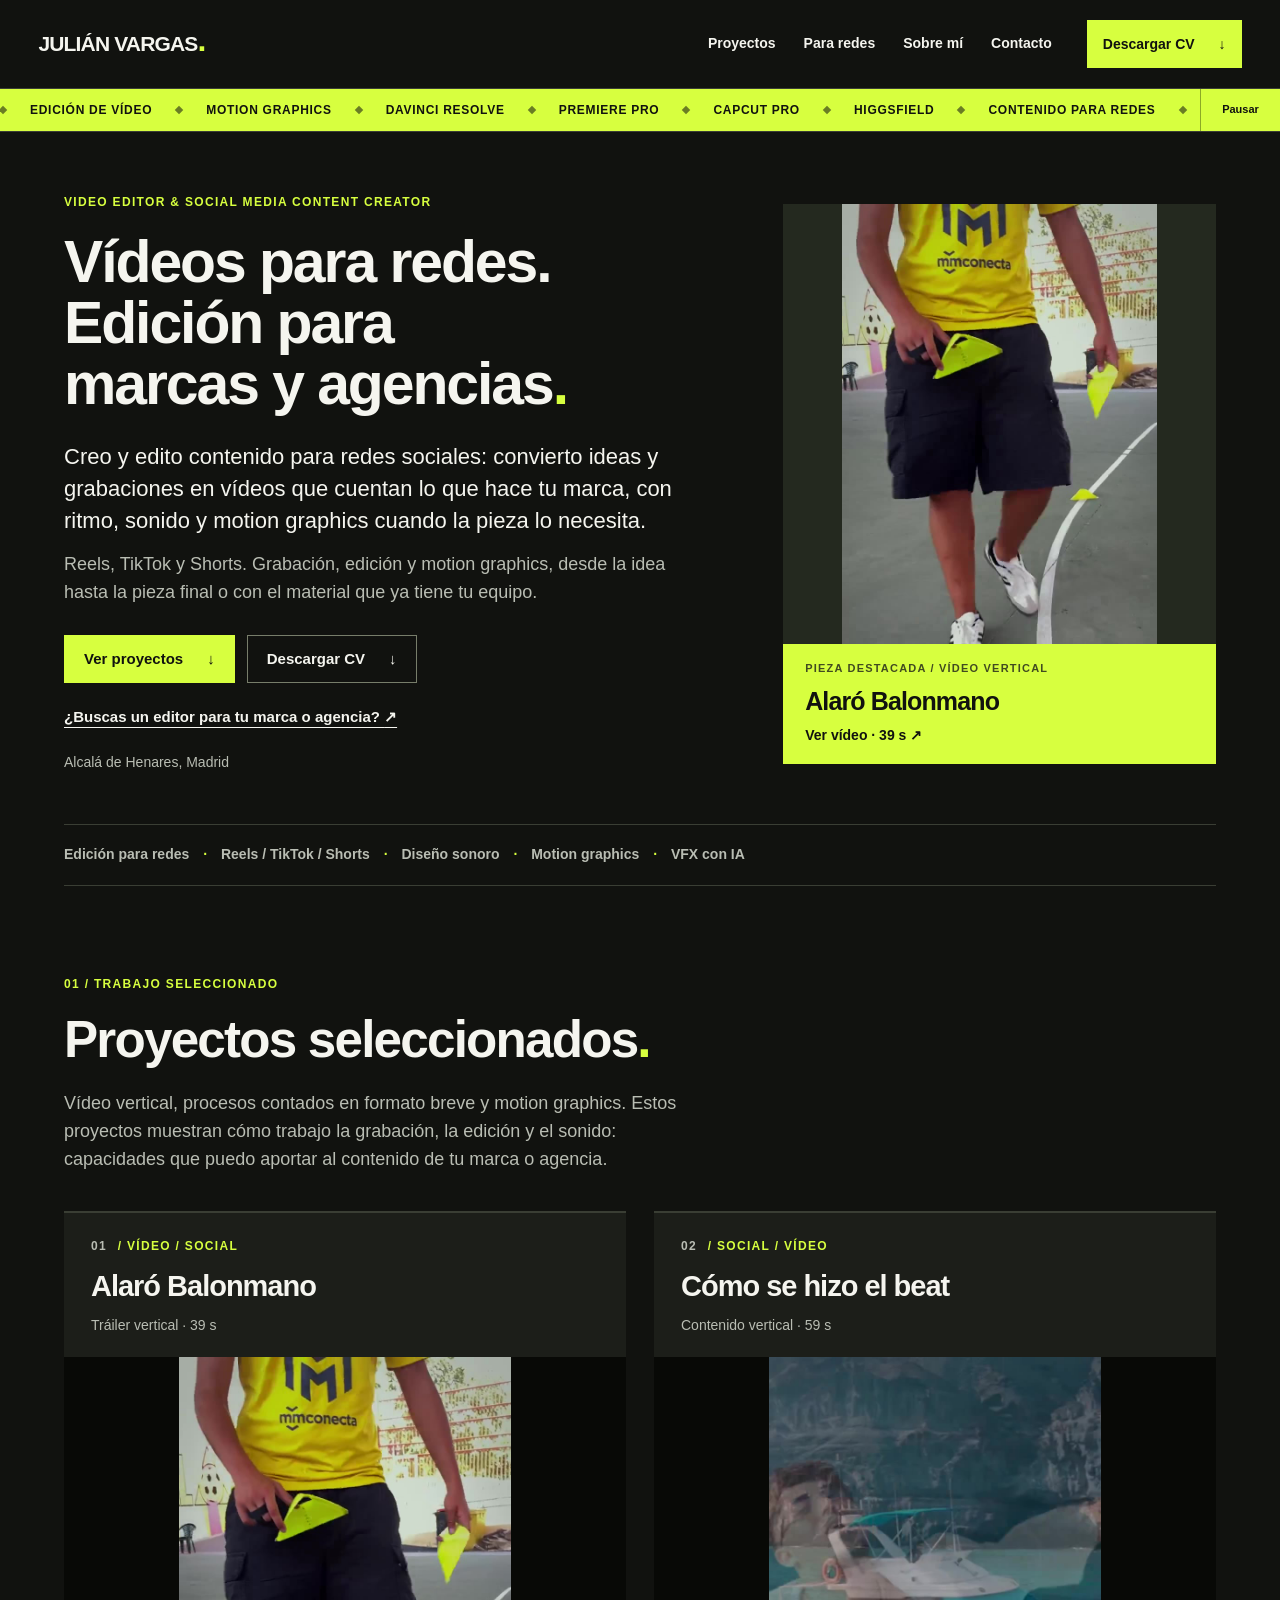
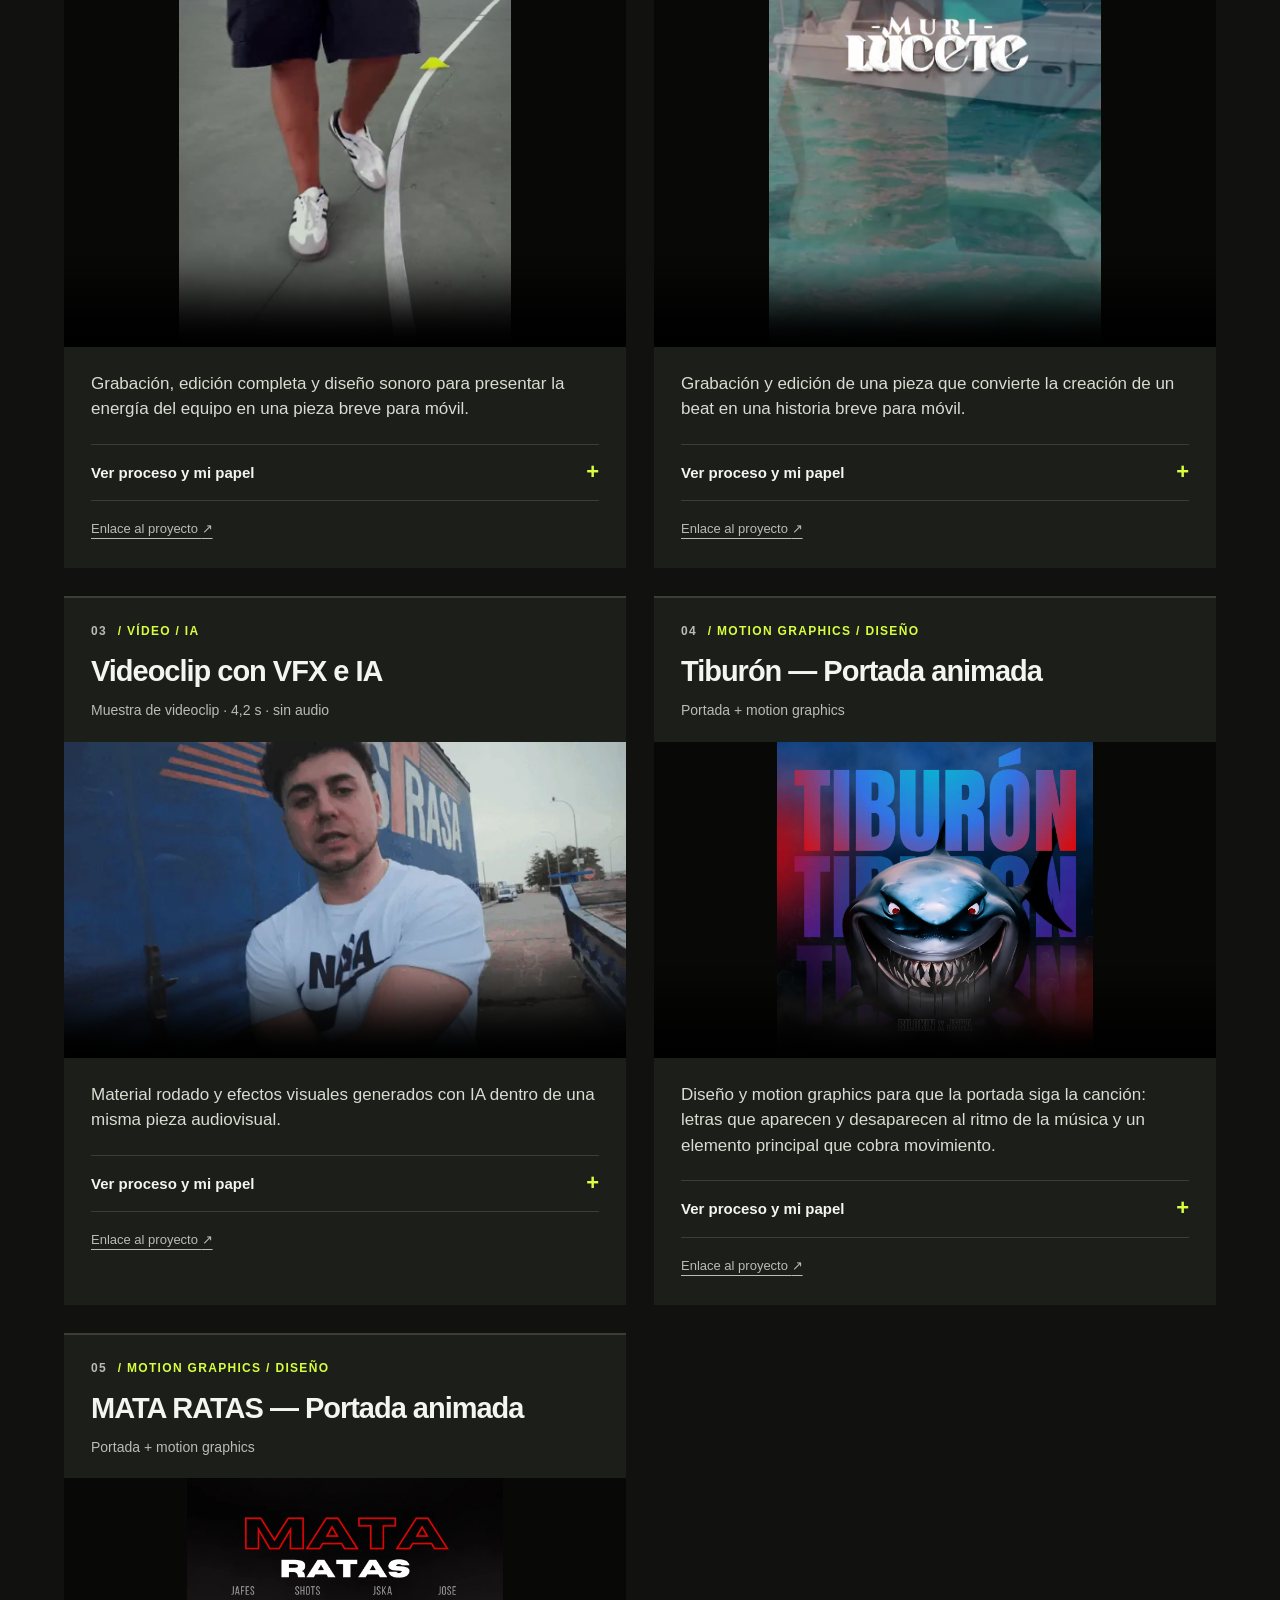
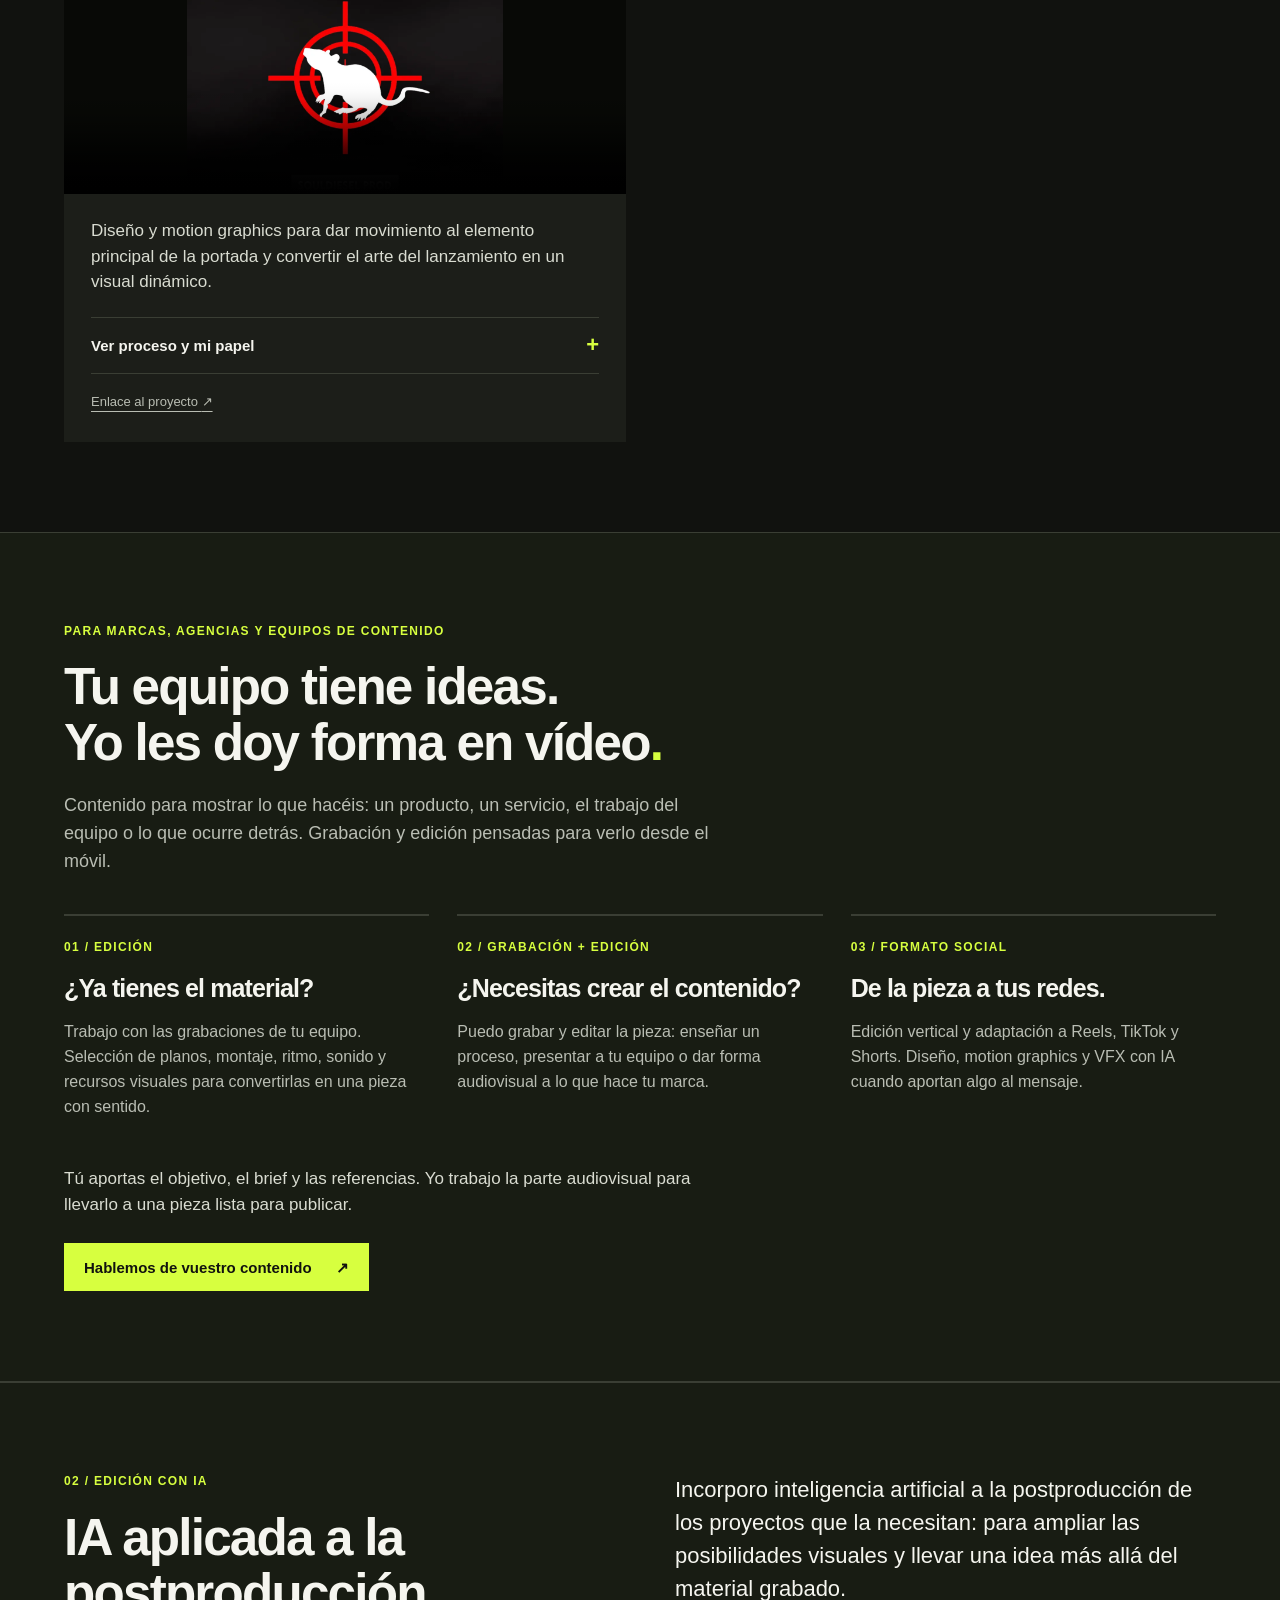
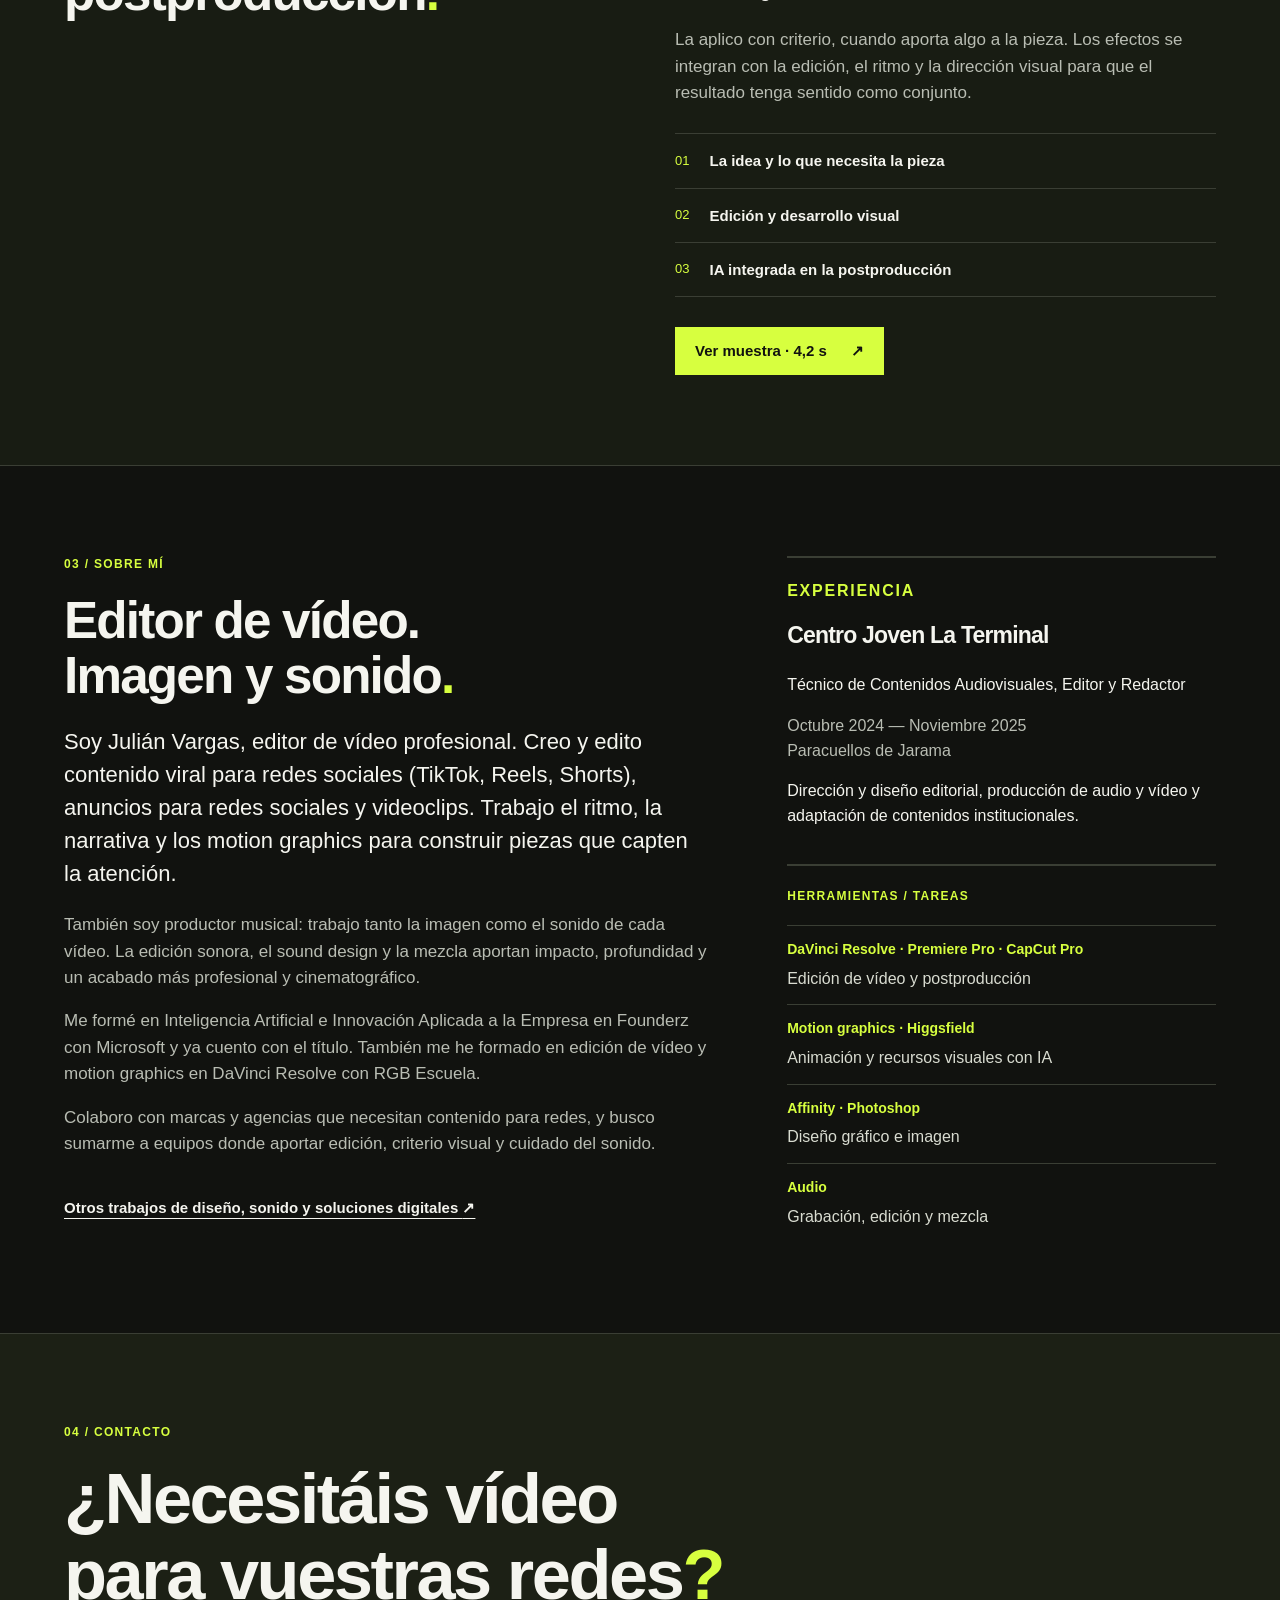
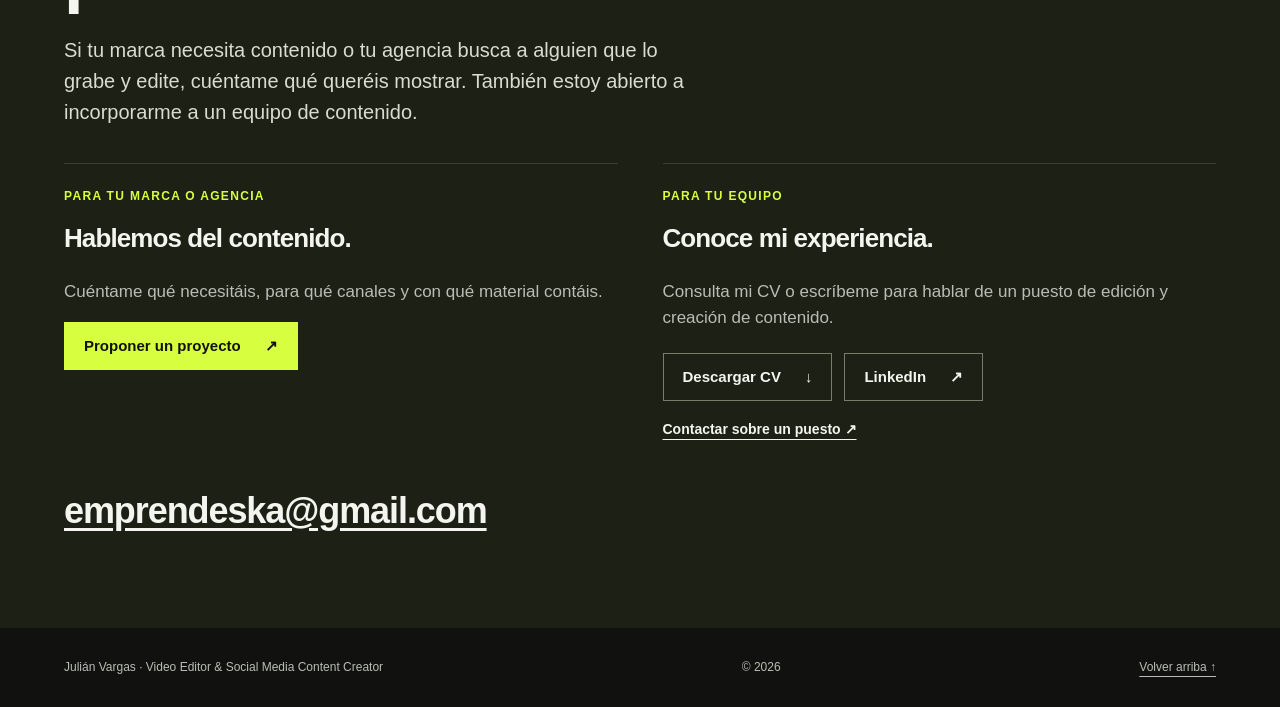
<file: index.html>
<!DOCTYPE html>
<html lang="es">
  <head>
    <meta charset="utf-8">
    <meta name="viewport" content="width=device-width, initial-scale=1">
    <meta name="theme-color" content="#11120f">
    <title>Julián Vargas | Edición de vídeo para redes, marcas y agencias</title>
    <meta name="description" content="Edición de vídeo y contenido para redes de Julián Vargas. Reels, TikTok, Shorts y motion graphics para marcas, agencias y equipos.">
    <link rel="canonical" href="https://emprendeska-tech.github.io/-Que-carajos-hace-Juli-n-/">
    <meta property="og:type" content="website">
    <meta property="og:locale" content="es_ES">
    <meta property="og:title" content="Julián Vargas | Vídeo para redes, marcas y agencias">
    <meta property="og:description" content="Creación y edición de vídeo para redes sociales, marcas y agencias. Grabación, contenido vertical, sonido y motion graphics.">
    <meta property="og:url" content="https://emprendeska-tech.github.io/-Que-carajos-hace-Juli-n-/">
    <meta property="og:image" content="https://emprendeska-tech.github.io/-Que-carajos-hace-Juli-n-/assets/social-preview.png">
    <meta property="og:image:width" content="1200">
    <meta property="og:image:height" content="630">
    <meta property="og:image:alt" content="Julián Vargas. Vídeos para redes, edición para marcas y agencias. Fotograma de Alaró Balonmano.">
    <meta name="twitter:card" content="summary_large_image">
    <link rel="icon" href="favicon.svg" type="image/svg+xml">
    <link rel="stylesheet" href="styles.css?v=skills20261011">
    <script type="application/ld+json">{"@context":"https://schema.org","@type":"Person","name":"Julián Vargas","alternateName":"SOULDIESEL","jobTitle":"Video Editor & Social Media Content Creator","url":"https://emprendeska-tech.github.io/-Que-carajos-hace-Juli-n-/","sameAs":["https://www.linkedin.com/in/souldiesellab"],"email":"mailto:emprendeska@gmail.com"}</script>
  </head>
  <body>
    <a class="skip-link" href="#proyectos">Ir a los proyectos</a>
    <header class="site-header">
      <div class="header-inner">
        <a class="brand" href="#inicio">JULIÁN VARGAS<span>.</span></a>
        <nav aria-label="Navegación principal">
          <a href="#proyectos">Proyectos</a>
          <a href="#para-redes">Para redes</a>
          <a href="#sobre-mi">Sobre mí</a>
          <a href="#contacto">Contacto</a>
        </nav>
        <a class="button button-small button-acid header-cv" href="assets/Julian-Vargas-CV.pdf?v=cv20261011" download>Descargar CV <span aria-hidden="true">↓</span></a>
      </div>
      <div class="skills-marquee" role="region" aria-label="Habilidades audiovisuales">
        <div class="skills-window">
          <div class="skills-track" id="skills-track">
            <ul class="skills-group" aria-label="Especialidades y herramientas">
              <li>Edición de vídeo</li>
              <li>Motion graphics</li>
              <li>DaVinci Resolve</li>
              <li>Premiere Pro</li>
              <li>CapCut Pro</li>
              <li>Higgsfield</li>
              <li>Contenido para redes</li>
              <li>TikTok · Reels · Shorts</li>
              <li>Contenido viral</li>
              <li>Anuncios para redes</li>
              <li>Postproducción</li>
              <li>VFX con IA</li>
              <li>Sound design</li>
              <li>Mezcla de audio</li>
              <li>Grabación</li>
            </ul>
            <ul class="skills-group" aria-hidden="true">
              <li>Edición de vídeo</li>
              <li>Motion graphics</li>
              <li>DaVinci Resolve</li>
              <li>Premiere Pro</li>
              <li>CapCut Pro</li>
              <li>Higgsfield</li>
              <li>Contenido para redes</li>
              <li>TikTok · Reels · Shorts</li>
              <li>Contenido viral</li>
              <li>Anuncios para redes</li>
              <li>Postproducción</li>
              <li>VFX con IA</li>
              <li>Sound design</li>
              <li>Mezcla de audio</li>
              <li>Grabación</li>
            </ul>
          </div>
        </div>
        <button class="skills-toggle" type="button" aria-controls="skills-track" hidden>Pausar</button>
      </div>
    </header>
    <main id="inicio">
      <section class="hero wrap" aria-labelledby="hero-title">
        <div class="hero-copy">
          <p class="eyebrow">VIDEO EDITOR &amp; SOCIAL MEDIA CONTENT CREATOR</p>
          <h1 id="hero-title">Vídeos para redes.<br>Edición para<br>marcas y agencias<span>.</span></h1>
          <p class="hero-lead">Creo y edito contenido para redes sociales: convierto ideas y grabaciones en vídeos que cuentan lo que hace tu marca, con ritmo, sonido y motion graphics cuando la pieza lo necesita.</p>
          <p class="hero-secondary">Reels, TikTok y Shorts. Grabación, edición y motion graphics, desde la idea hasta la pieza final o con el material que ya tiene tu equipo.</p>
          <div class="hero-actions">
            <a class="button button-acid" href="#proyectos">Ver proyectos <span aria-hidden="true">↓</span></a>
            <a class="button button-outline" href="assets/Julian-Vargas-CV.pdf?v=cv20261011" download>Descargar CV <span aria-hidden="true">↓</span></a>
          </div>
          <a class="text-link" href="mailto:emprendeska@gmail.com?subject=Contenido%20para%20redes%20de%20mi%20marca%20o%20agencia">¿Buscas un editor para tu marca o agencia? <span aria-hidden="true">↗</span></a>
          <p class="location">Alcalá de Henares, Madrid</p>
        </div>
        <a class="hero-preview" href="#alaro" aria-label="Ver el tráiler de Alaró Balonmano, 39 segundos">
          <img src="assets/balonmano-poster.jpg" alt="Fotograma del tráiler vertical de Alaró Balonmano" width="720" height="1280" fetchpriority="high">
          <div class="preview-label">
            <span class="eyebrow">PIEZA DESTACADA / VÍDEO VERTICAL</span>
            <strong>Alaró Balonmano</strong>
            <span>Ver vídeo · 39 s <span aria-hidden="true">↗</span></span>
          </div>
        </a>
      </section>
      <div class="specialties wrap" aria-label="Especialidades">Edición para redes <span>·</span> Reels / TikTok / Shorts <span>·</span> Diseño sonoro <span>·</span> Motion graphics <span>·</span> VFX con IA</div>
      <section class="section wrap" id="proyectos" aria-labelledby="projects-title">
        <div class="section-heading">
          <p class="eyebrow">01 / TRABAJO SELECCIONADO</p>
          <h2 id="projects-title">Proyectos seleccionados<span>.</span></h2>
          <p>Vídeo vertical, procesos contados en formato breve y motion graphics. Estos proyectos muestran cómo trabajo la grabación, la edición y el sonido: capacidades que puedo aportar al contenido de tu marca o agencia.</p>
        </div>
        <div class="project-grid">
          <article class="project-card" id="alaro" aria-labelledby="alaro-title">
            <div class="card-heading">
              <p class="eyebrow"><span>01</span> / VÍDEO / SOCIAL</p>
              <h3 id="alaro-title">Alaró Balonmano</h3>
              <p class="format" id="alaro-format">Tráiler vertical · 39 s</p>
            </div>
            <div class="project-media portrait">
              <video controls="" playsinline="" preload="none" poster="assets/balonmano-poster.jpg" width="720" height="1280" aria-label="Reproducir Alaró Balonmano" aria-describedby="alaro-format">
                <source src="assets/balonmano.mp4" type="video/mp4">Tu navegador no admite vídeo. <a href="assets/balonmano.mp4">Abrir archivo</a></source>
              </video>
            </div>
            <div class="card-body">
              <p>Grabación, edición completa y diseño sonoro para presentar la energía del equipo en una pieza breve para móvil.</p>
              <details>
                <summary>Ver proceso y mi papel <span aria-hidden="true">+</span></summary>
                <div class="project-detail">
                  <h4>Una presentación del equipo en 39 segundos</h4>
                  <p>El proyecto consistía en condensar la energía de Alaró Balonmano en un vídeo vertical breve. Me encargué de la grabación, la edición completa y el diseño sonoro, con un enfoque de tráiler deportivo.</p>
                  <dl>
                    <div>
                      <dt>Mi papel</dt>
                      <dd>Grabación · Edición completa · Diseño sonoro</dd>
                    </div>
                    <div>
                      <dt>Enfoque</dt>
                      <dd>Imagen y sonido trabajan juntos para dar ritmo a la presentación del equipo en un formato pensado para móvil.</dd>
                    </div>
                    <div>
                      <dt>Entrega</dt>
                      <dd>Vídeo vertical de 39 segundos.</dd>
                    </div>
                  </dl>
                </div>
                <div class="frame-gallery" aria-label="Fotogramas de la pieza">
                  <figure>
                    <img src="assets/balonmano-frame-1.jpg" alt="Detalle de la equipación." width="420" height="746" loading="lazy" decoding="async">
                    <figcaption><b>00:03</b> · Detalle de la equipación.</figcaption>
                  </figure>
                  <figure>
                    <img src="assets/balonmano-frame-2.jpg" alt="Plano de detalle de las zapatillas." width="420" height="746" loading="lazy" decoding="async">
                    <figcaption><b>00:18</b> · Plano de detalle de las zapatillas.</figcaption>
                  </figure>
                  <figure>
                    <img src="assets/balonmano-frame-3.jpg" alt="Jugador y dorsal en la pista." width="420" height="746" loading="lazy" decoding="async">
                    <figcaption><b>00:32</b> · Jugador y dorsal en la pista.</figcaption>
                  </figure>
                </div>
              </details>
              <a class="permalink" href="#alaro" aria-label="Enlace directo a Alaró Balonmano">Enlace al proyecto <span aria-hidden="true">↗</span></a>
            </div>
          </article>
          <article class="project-card" id="beat" aria-labelledby="beat-title">
            <div class="card-heading">
              <p class="eyebrow"><span>02</span> / SOCIAL / VÍDEO</p>
              <h3 id="beat-title">Cómo se hizo el beat</h3>
              <p class="format" id="beat-format">Contenido vertical · 59 s</p>
            </div>
            <div class="project-media portrait">
              <video controls="" playsinline="" preload="none" poster="assets/beat-poster.jpg" width="720" height="1280" aria-label="Reproducir Cómo se hizo el beat" aria-describedby="beat-format">
                <source src="assets/beat.mp4" type="video/mp4">Tu navegador no admite vídeo. <a href="assets/beat.mp4">Abrir archivo</a></source>
              </video>
            </div>
            <div class="card-body">
              <p>Grabación y edición de una pieza que convierte la creación de un beat en una historia breve para móvil.</p>
              <details>
                <summary>Ver proceso y mi papel <span aria-hidden="true">+</span></summary>
                <div class="project-detail">
                  <h4>El proceso creativo como contenido</h4>
                  <p>Grabé y edité una pieza sobre cómo se hizo un beat. El proyecto muestra el trabajo detrás de la música en un formato breve pensado para verse desde el móvil.</p>
                  <dl>
                    <div>
                      <dt>Mi papel</dt>
                      <dd>Grabación · Edición</dd>
                    </div>
                    <div>
                      <dt>Enfoque</dt>
                      <dd>Hacer visible lo que ocurre durante la creación musical y darle una estructura audiovisual breve.</dd>
                    </div>
                    <div>
                      <dt>Entrega</dt>
                      <dd>Una pieza vertical de 59 segundos sobre la creación de un beat.</dd>
                    </div>
                  </dl>
                </div>
                <div class="frame-gallery" aria-label="Fotogramas de la pieza">
                  <figure>
                    <img src="assets/beat-frame-1.jpg" alt="Imagen del lanzamiento integrada en la pieza." width="420" height="746" loading="lazy" decoding="async">
                    <figcaption><b>00:07</b> · Imagen del lanzamiento integrada en la pieza.</figcaption>
                  </figure>
                  <figure>
                    <img src="assets/beat-frame-2.jpg" alt="Detalle de la sesión de producción." width="420" height="746" loading="lazy" decoding="async">
                    <figcaption><b>00:28</b> · Detalle de la sesión de producción.</figcaption>
                  </figure>
                  <figure>
                    <img src="assets/beat-frame-3.jpg" alt="Vista general del proyecto musical." width="420" height="746" loading="lazy" decoding="async">
                    <figcaption><b>00:50</b> · Vista general del proyecto musical.</figcaption>
                  </figure>
                </div>
              </details>
              <a class="permalink" href="#beat" aria-label="Enlace directo a Cómo se hizo el beat">Enlace al proyecto <span aria-hidden="true">↗</span></a>
            </div>
          </article>
          <article class="project-card" id="videoclip-ia" aria-labelledby="videoclip-ia-title">
            <div class="card-heading">
              <p class="eyebrow"><span>03</span> / VÍDEO / IA</p>
              <h3 id="videoclip-ia-title">Videoclip con VFX e IA</h3>
              <p class="format" id="videoclip-ia-format">Muestra de videoclip · 4,2 s · sin audio</p>
            </div>
            <div class="project-media landscape">
              <video controls="" playsinline="" preload="none" poster="assets/videoclip-poster.webp" width="960" height="540" aria-label="Reproducir Videoclip con VFX e IA" aria-describedby="videoclip-ia-format">
                <source src="assets/videoclip.mp4" type="video/mp4">Tu navegador no admite vídeo. <a href="assets/videoclip.mp4">Abrir archivo</a></source>
              </video>
            </div>
            <div class="card-body">
              <p>Material rodado y efectos visuales generados con IA dentro de una misma pieza audiovisual.</p>
              <details>
                <summary>Ver proceso y mi papel <span aria-hidden="true">+</span></summary>
                <div class="project-detail">
                  <h4>Del rodaje a la intervención visual con IA</h4>
                  <p>Grabé y edité este videoclip e incorporé VFX con IA en postproducción. El trabajo combina material de cámara con intervenciones generativas dentro de una misma pieza audiovisual.</p>
                  <dl>
                    <div>
                      <dt>Mi papel</dt>
                      <dd>Grabación · Edición · Postproducción · VFX con IA</dd>
                    </div>
                    <div>
                      <dt>Enfoque</dt>
                      <dd>Utilicé IA para ampliar las posibilidades visuales del material rodado e integrarlas en la edición.</dd>
                    </div>
                    <div>
                      <dt>Entrega</dt>
                      <dd>Fragmento de 4,2 segundos del videoclip. La muestra disponible no incluye audio.</dd>
                    </div>
                  </dl>
                </div>
              </details>
              <a class="permalink" href="#videoclip-ia" aria-label="Enlace directo a Videoclip con VFX e IA">Enlace al proyecto <span aria-hidden="true">↗</span></a>
            </div>
          </article>
          <article class="project-card" id="tiburon" aria-labelledby="tiburon-title">
            <div class="card-heading">
              <p class="eyebrow"><span>04</span> / MOTION GRAPHICS / DISEÑO</p>
              <h3 id="tiburon-title">Tiburón — Portada animada</h3>
              <p class="format" id="tiburon-format">Portada + motion graphics</p>
            </div>
            <div class="project-media landscape">
              <video controls="" playsinline="" preload="none" poster="assets/tiburon.webp" width="960" height="540" aria-label="Reproducir Tiburón — Portada animada" aria-describedby="tiburon-format">
                <source src="assets/tiburon.mp4" type="video/mp4">Tu navegador no admite vídeo. <a href="assets/tiburon.mp4">Abrir archivo</a></source>
              </video>
            </div>
            <div class="card-body">
              <p>Diseño y motion graphics para que la portada siga la canción: letras que aparecen y desaparecen al ritmo de la música y un elemento principal que cobra movimiento.</p>
              <details>
                <summary>Ver proceso y mi papel <span aria-hidden="true">+</span></summary>
                <div class="project-detail">
                  <h4>Una portada que sigue el ritmo.</h4>
                  <p>Diseñé la portada de Tiburón y la llevé al movimiento con motion graphics. Las entradas y salidas de las letras acompañan distintos momentos de la canción, mientras la animación del elemento principal aporta dinamismo al conjunto.</p>
                  <dl>
                    <div>
                      <dt>Mi papel</dt>
                      <dd>Diseño de portada · Motion graphics</dd>
                    </div>
                    <div>
                      <dt>Enfoque</dt>
                      <dd>Sincronizar las apariciones y desapariciones de la tipografía con la música e integrarlas con el movimiento del elemento principal. La animación mantiene la identidad de la portada y acompaña el ritmo del tema.</dd>
                    </div>
                    <div>
                      <dt>Entrega</dt>
                      <dd>Portada estática y visual animado con motion graphics.</dd>
                    </div>
                  </dl>
                  <figure class="art-original">
                    <img src="assets/tiburon.webp" width="1080" height="1080" loading="lazy" decoding="async" alt="Portada estática de Tiburón">
                    <figcaption>Portada original · Diseño de Julián Vargas</figcaption>
                  </figure>
                </div>
              </details>
              <a class="permalink" href="#tiburon" aria-label="Enlace directo a Tiburón — Portada animada">Enlace al proyecto <span aria-hidden="true">↗</span></a>
            </div>
          </article>
          <article class="project-card" id="mata-ratas" aria-labelledby="mata-ratas-title">
            <div class="card-heading">
              <p class="eyebrow"><span>05</span> / MOTION GRAPHICS / DISEÑO</p>
              <h3 id="mata-ratas-title">MATA RATAS — Portada animada</h3>
              <p class="format" id="mata-ratas-format">Portada + motion graphics</p>
            </div>
            <div class="project-media landscape">
              <video controls="" playsinline="" preload="none" poster="assets/mata-ratas.webp" width="960" height="540" aria-label="Reproducir MATA RATAS — Portada animada" aria-describedby="mata-ratas-format">
                <source src="assets/mata-ratas.mp4" type="video/mp4">Tu navegador no admite vídeo. <a href="assets/mata-ratas.mp4">Abrir archivo</a></source>
              </video>
            </div>
            <div class="card-body">
              <p>Diseño y motion graphics para dar movimiento al elemento principal de la portada y convertir el arte del lanzamiento en un visual dinámico.</p>
              <details>
                <summary>Ver proceso y mi papel <span aria-hidden="true">+</span></summary>
                <div class="project-detail">
                  <h4>El arte del lanzamiento cobra movimiento.</h4>
                  <p>Diseñé la portada de MATA RATAS y su versión animada con motion graphics. La silueta de rata y la mira roja construyen su identidad visual; el movimiento del elemento protagonista aporta dinamismo a la pieza.</p>
                  <dl>
                    <div>
                      <dt>Mi papel</dt>
                      <dd>Diseño de portada · Motion graphics</dd>
                    </div>
                    <div>
                      <dt>Enfoque</dt>
                      <dd>Animar el elemento principal de la portada para dar vida a la composición, manteniendo reconocibles los elementos que identifican el lanzamiento.</dd>
                    </div>
                    <div>
                      <dt>Entrega</dt>
                      <dd>Portada estática y visual animado con motion graphics.</dd>
                    </div>
                  </dl>
                  <figure class="art-original">
                    <img src="assets/mata-ratas.webp" width="1080" height="1080" loading="lazy" decoding="async" alt="Portada estática de MATA RATAS">
                    <figcaption>Portada original · Diseño de Julián Vargas</figcaption>
                  </figure>
                </div>
              </details>
              <a class="permalink" href="#mata-ratas" aria-label="Enlace directo a MATA RATAS — Portada animada">Enlace al proyecto <span aria-hidden="true">↗</span></a>
            </div>
          </article>
        </div>
      </section>
      <section class="section social-section" id="para-redes" aria-labelledby="social-title">
        <div class="wrap">
          <div class="section-heading">
            <p class="eyebrow">PARA MARCAS, AGENCIAS Y EQUIPOS DE CONTENIDO</p>
            <h2 id="social-title">Tu equipo tiene ideas.<br>Yo les doy forma en vídeo<span>.</span></h2>
            <p>Contenido para mostrar lo que hacéis: un producto, un servicio, el trabajo del equipo o lo que ocurre detrás. Grabación y edición pensadas para verlo desde el móvil.</p>
          </div>
          <div class="social-offers">
            <article>
              <p class="eyebrow">01 / EDICIÓN</p>
              <h3>¿Ya tienes el material?</h3>
              <p>Trabajo con las grabaciones de tu equipo. Selección de planos, montaje, ritmo, sonido y recursos visuales para convertirlas en una pieza con sentido.</p>
            </article>
            <article>
              <p class="eyebrow">02 / GRABACIÓN + EDICIÓN</p>
              <h3>¿Necesitas crear el contenido?</h3>
              <p>Puedo grabar y editar la pieza: enseñar un proceso, presentar a tu equipo o dar forma audiovisual a lo que hace tu marca.</p>
            </article>
            <article>
              <p class="eyebrow">03 / FORMATO SOCIAL</p>
              <h3>De la pieza a tus redes.</h3>
              <p>Edición vertical y adaptación a Reels, TikTok y Shorts. Diseño, motion graphics y VFX con IA cuando aportan algo al mensaje.</p>
            </article>
          </div>
          <p class="social-note">Tú aportas el objetivo, el brief y las referencias. Yo trabajo la parte audiovisual para llevarlo a una pieza lista para publicar.</p>
          <a class="button button-acid" href="mailto:emprendeska@gmail.com?subject=Necesitamos%20edici%C3%B3n%20para%20redes">Hablemos de vuestro contenido <span aria-hidden="true">↗</span></a>
        </div>
      </section>
      <section class="section ai-section" id="edicion-ia" aria-labelledby="ai-title">
        <div class="wrap ai-layout">
          <div>
            <p class="eyebrow">02 / EDICIÓN CON IA</p>
            <h2 id="ai-title">IA aplicada a la<br>postproducción<span>.</span></h2>
          </div>
          <div class="ai-copy">
            <p class="large-text">Incorporo inteligencia artificial a la postproducción de los proyectos que la necesitan: para ampliar las posibilidades visuales y llevar una idea más allá del material grabado.</p>
            <p>La aplico con criterio, cuando aporta algo a la pieza. Los efectos se integran con la edición, el ritmo y la dirección visual para que el resultado tenga sentido como conjunto.</p>
            <ol class="process">
              <li>
                <span>01</span>
                <b>La idea y lo que necesita la pieza</b>
              </li>
              <li>
                <span>02</span>
                <b>Edición y desarrollo visual</b>
              </li>
              <li>
                <span>03</span>
                <b>IA integrada en la postproducción</b>
              </li>
            </ol>
            <a class="button button-acid" href="#videoclip-ia">Ver muestra · 4,2 s <span aria-hidden="true">↗</span></a>
            <!-- TODO: añadir comparativa original/final y desglose de un efecto cuando Julián aporte los planos y las operaciones confirmadas. -->
          </div>
        </div>
      </section>
      <section class="section wrap" id="sobre-mi" aria-labelledby="about-title">
        <div class="about-grid">
          <div>
            <p class="eyebrow">03 / SOBRE MÍ</p>
            <h2 id="about-title">Editor de vídeo.<br>Imagen y sonido<span>.</span></h2>
            <p class="large-text">Soy Julián Vargas, editor de vídeo profesional. Creo y edito contenido viral para redes sociales (TikTok, Reels, Shorts), anuncios para redes sociales y videoclips. Trabajo el ritmo, la narrativa y los motion graphics para construir piezas que capten la atención.</p>
            <p>También soy productor musical: trabajo tanto la imagen como el sonido de cada vídeo. La edición sonora, el sound design y la mezcla aportan impacto, profundidad y un acabado más profesional y cinematográfico.</p>
            <p>Me formé en Inteligencia Artificial e Innovación Aplicada a la Empresa en Founderz con Microsoft y ya cuento con el título. También me he formado en edición de vídeo y motion graphics en DaVinci Resolve con RGB Escuela.</p>
            <p>Colaboro con marcas y agencias que necesitan contenido para redes, y busco sumarme a equipos donde aportar edición, criterio visual y cuidado del sonido.</p>
            <a class="text-link" href="otros-trabajos.html">Otros trabajos de diseño, sonido y soluciones digitales <span aria-hidden="true">↗</span></a>
          </div>
          <div class="about-side">
            <div class="experience">
              <p class="eyebrow">EXPERIENCIA</p>
              <h3>Centro Joven La Terminal</h3>
              <p>Técnico de Contenidos Audiovisuales, Editor y Redactor</p>
              <p class="muted">Octubre 2024 — Noviembre 2025<br>Paracuellos de Jarama</p>
              <p>Dirección y diseño editorial, producción de audio y vídeo y adaptación de contenidos institucionales.</p>
            </div>
            <div class="tools">
              <p class="eyebrow">HERRAMIENTAS / TAREAS</p>
              <dl>
                <div>
                  <dt>DaVinci Resolve · Premiere Pro · CapCut Pro</dt>
                  <dd>Edición de vídeo y postproducción</dd>
                </div>
                <div>
                  <dt>Motion graphics · Higgsfield</dt>
                  <dd>Animación y recursos visuales con IA</dd>
                </div>
                <div>
                  <dt>Affinity · Photoshop</dt>
                  <dd>Diseño gráfico e imagen</dd>
                </div>
                <div>
                  <dt>Audio</dt>
                  <dd>Grabación, edición y mezcla</dd>
                </div>
              </dl>
            </div>
          </div>
        </div>
      </section>
      <section class="section contact" id="contacto" aria-labelledby="contact-title">
        <div class="wrap">
          <p class="eyebrow">04 / CONTACTO</p>
          <h2 id="contact-title">¿Necesitáis vídeo<br>para vuestras redes<span>?</span></h2>
          <p>Si tu marca necesita contenido o tu agencia busca a alguien que lo grabe y edite, cuéntame qué queréis mostrar. También estoy abierto a incorporarme a un equipo de contenido.</p>
          <div class="contact-paths">
            <div>
              <p class="eyebrow">PARA TU MARCA O AGENCIA</p>
              <h3>Hablemos del contenido.</h3>
              <p>Cuéntame qué necesitáis, para qué canales y con qué material contáis.</p>
              <a class="button button-acid" href="mailto:emprendeska@gmail.com?subject=Proyecto%20de%20contenido%20para%20redes">Proponer un proyecto <span aria-hidden="true">↗</span></a>
            </div>
            <div>
              <p class="eyebrow">PARA TU EQUIPO</p>
              <h3>Conoce mi experiencia.</h3>
              <p>Consulta mi CV o escríbeme para hablar de un puesto de edición y creación de contenido.</p>
              <div class="contact-actions">
                <a class="button button-outline" href="assets/Julian-Vargas-CV.pdf?v=cv20261011" download>Descargar CV <span aria-hidden="true">↓</span></a>
                <a class="button button-outline" href="https://www.linkedin.com/in/souldiesellab" target="_blank" rel="noopener noreferrer">LinkedIn <span aria-hidden="true">↗</span></a>
              </div>
              <a class="text-link" href="mailto:emprendeska@gmail.com?subject=Oportunidad%20en%20nuestro%20equipo%20de%20contenido">Contactar sobre un puesto ↗</a>
            </div>
          </div>
          <a class="email" href="mailto:emprendeska@gmail.com">emprendeska@gmail.com</a>
        </div>
      </section>
    </main>
    <footer class="wrap">
      <span>Julián Vargas · Video Editor &amp; Social Media Content Creator</span>
      <span>© <span id="year">2026</span></span>
      <a href="#inicio">Volver arriba ↑</a>
    </footer>
    <script src="portfolio.js?v=skills20261011" defer></script>
  </body>
</html>
</file>
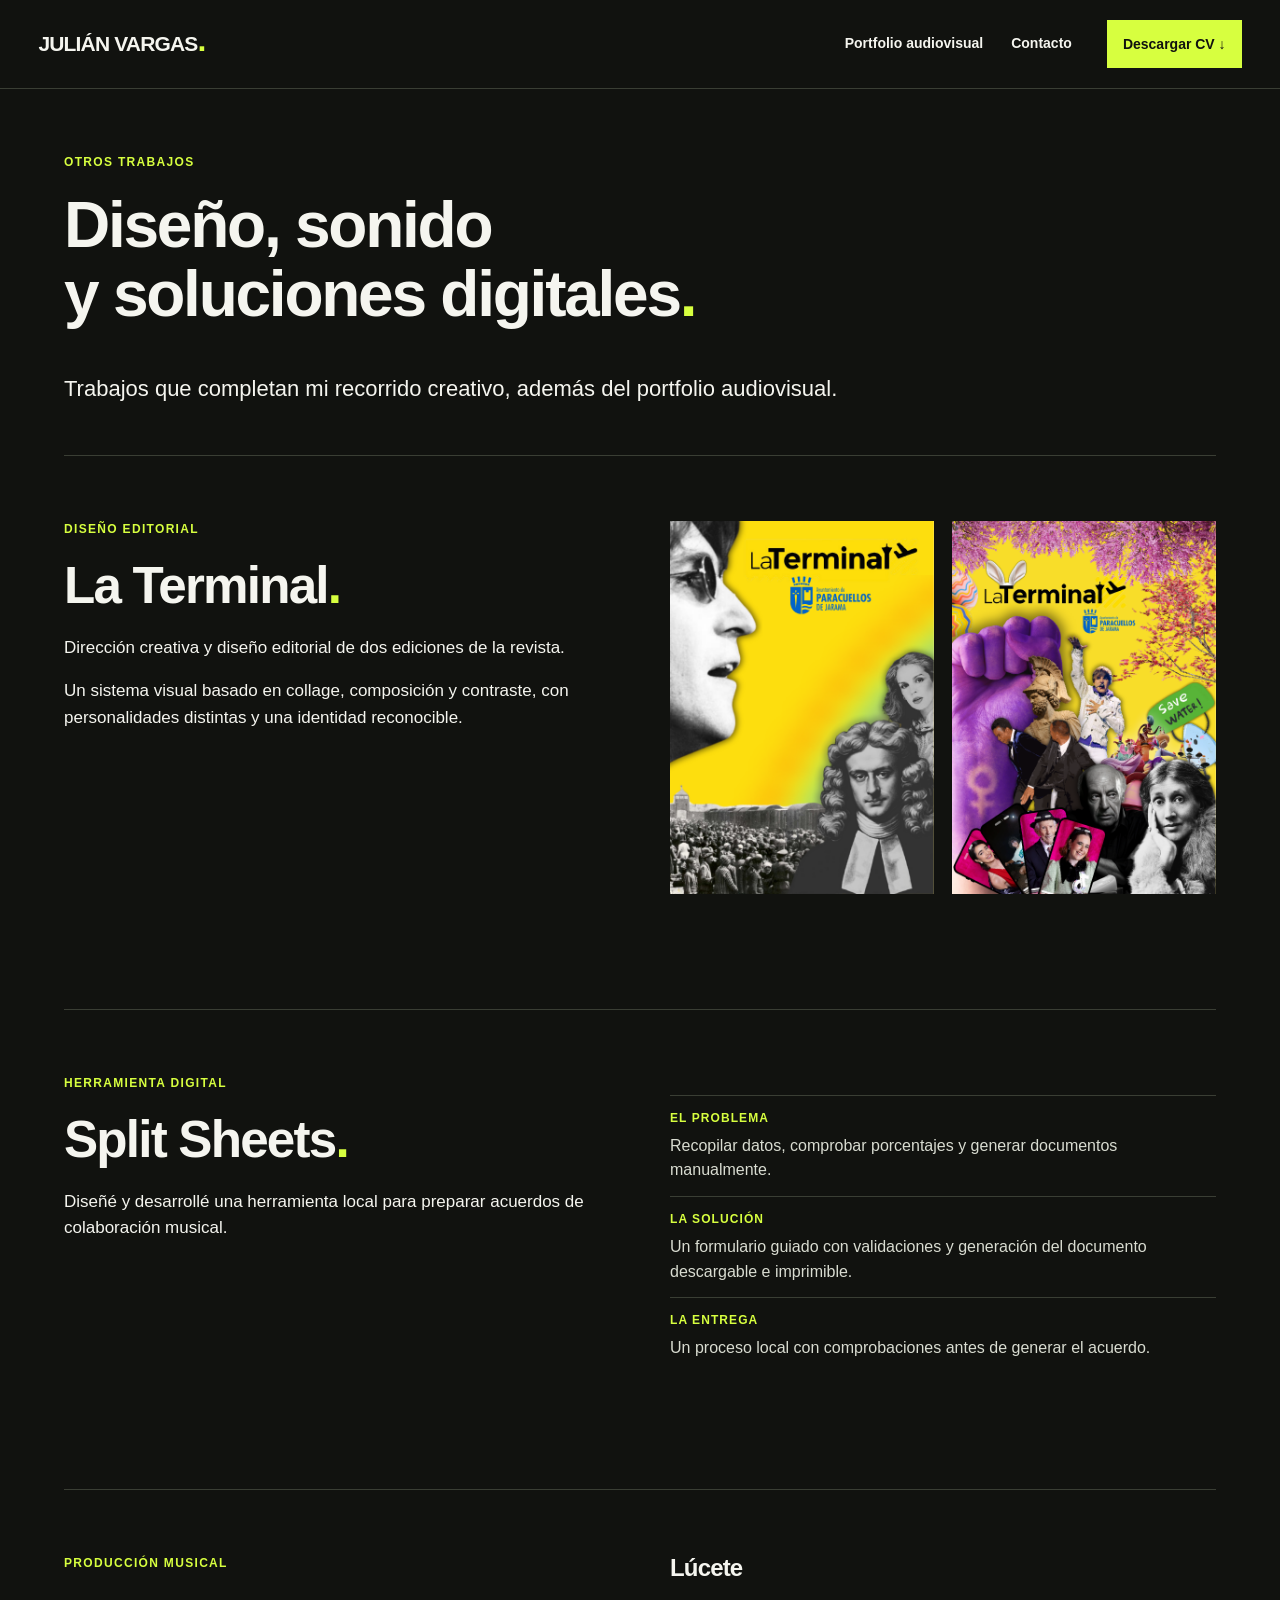
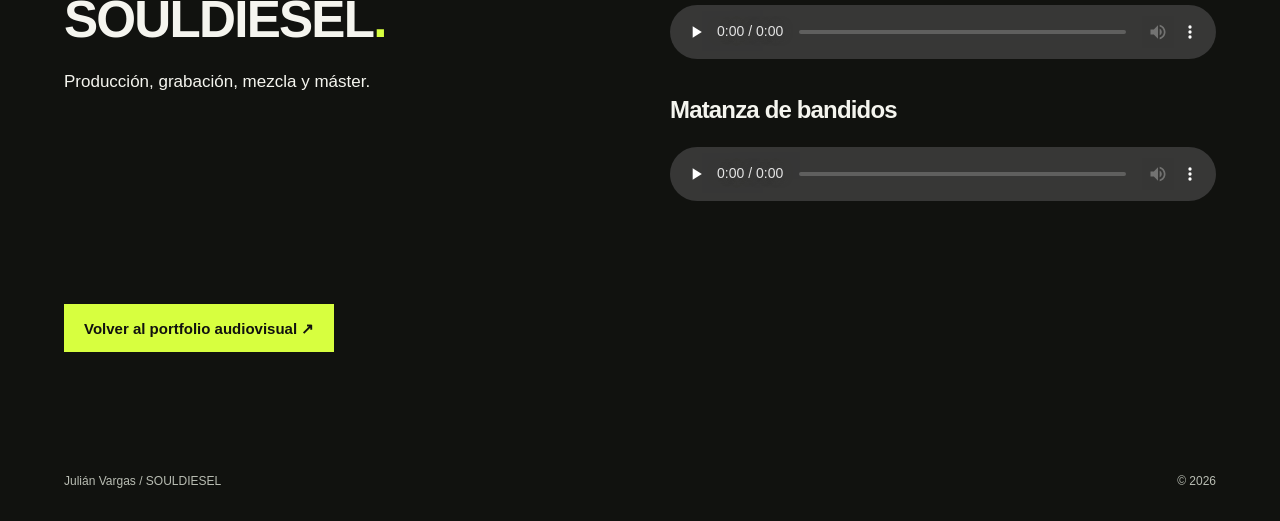
<file: otros-trabajos.html>
<!DOCTYPE html>
<html lang="es">
  <head>
    <meta charset="utf-8">
    <meta name="viewport" content="width=device-width, initial-scale=1">
    <meta name="theme-color" content="#11120f">
    <title>Otros trabajos | Julián Vargas</title>
    <meta name="description" content="Portfolio de Julián Vargas: edición de vídeo, contenido para redes, motion y VFX con IA. Proyectos audiovisuales y contacto profesional.">
    <link rel="canonical" href="https://emprendeska-tech.github.io/-Que-carajos-hace-Juli-n-/otros-trabajos.html">
    <meta property="og:type" content="website">
    <meta property="og:locale" content="es_ES">
    <meta property="og:title" content="Julián Vargas | Video Editor &amp; Social Media Content Creator">
    <meta property="og:description" content="Vídeo, contenido para redes, sonido y motion. Proyectos reales y mi papel en cada pieza.">
    <meta property="og:url" content="https://emprendeska-tech.github.io/-Que-carajos-hace-Juli-n-/otros-trabajos.html">
    <meta property="og:image" content="https://emprendeska-tech.github.io/-Que-carajos-hace-Juli-n-/assets/social-preview.png">
    <meta property="og:image:width" content="1200">
    <meta property="og:image:height" content="630">
    <meta property="og:image:alt" content="Julián Vargas, Video Editor y Social Media Content Creator. Fotograma de Alaró Balonmano.">
    <meta name="twitter:card" content="summary_large_image">
    <link rel="icon" href="favicon.svg" type="image/svg+xml">
    <link rel="stylesheet" href="styles.css?v=skills20261011">
    <script type="application/ld+json">{"@context":"https://schema.org","@type":"Person","name":"Julián Vargas","alternateName":"SOULDIESEL","jobTitle":"Video Editor & Social Media Content Creator","url":"https://emprendeska-tech.github.io/-Que-carajos-hace-Juli-n-/","sameAs":["https://www.linkedin.com/in/souldiesellab"],"email":"mailto:emprendeska@gmail.com"}</script>
  </head>
  <body>
    <a class="skip-link" href="#otros">Ir a los trabajos</a>
    <header class="site-header">
      <div class="header-inner">
        <a class="brand" href="index.html">JULIÁN VARGAS<span>.</span></a>
        <nav aria-label="Navegación">
          <a href="index.html#proyectos">Portfolio audiovisual</a>
          <a href="index.html#contacto">Contacto</a>
        </nav>
        <a class="button button-small button-acid" href="assets/Julian-Vargas-CV.pdf?v=cv20261011" download>Descargar CV ↓</a>
      </div>
    </header>
    <main class="wrap secondary" id="otros">
      <p class="eyebrow">OTROS TRABAJOS</p>
      <h1>Diseño, sonido<br>y soluciones digitales<span>.</span></h1>
      <p class="large-text">Trabajos que completan mi recorrido creativo, además del portfolio audiovisual.</p>
      <section class="secondary-project" id="terminal">
        <div>
          <p class="eyebrow">DISEÑO EDITORIAL</p>
          <h2>La Terminal<span>.</span></h2>
          <p>Dirección creativa y diseño editorial de dos ediciones de la revista.</p>
          <p>Un sistema visual basado en collage, composición y contraste, con personalidades distintas y una identidad reconocible.</p>
        </div>
        <div class="magazine-pair">
          <img src="assets/revista-demo.png" width="566" height="800" loading="lazy" alt="Portada de la edición demo de La Terminal">
          <img src="assets/revista-marzo.png" width="566" height="800" loading="lazy" alt="Portada de marzo de La Terminal">
        </div>
      </section>
      <section class="secondary-project" id="split-sheets">
        <div>
          <p class="eyebrow">HERRAMIENTA DIGITAL</p>
          <h2>Split Sheets<span>.</span></h2>
          <p>Diseñé y desarrollé una herramienta local para preparar acuerdos de colaboración musical.</p>
        </div>
        <dl class="case-facts">
          <div>
            <dt>El problema</dt>
            <dd>Recopilar datos, comprobar porcentajes y generar documentos manualmente.</dd>
          </div>
          <div>
            <dt>La solución</dt>
            <dd>Un formulario guiado con validaciones y generación del documento descargable e imprimible.</dd>
          </div>
          <div>
            <dt>La entrega</dt>
            <dd>Un proceso local con comprobaciones antes de generar el acuerdo.</dd>
          </div>
        </dl>
      </section>
      <section class="secondary-project" id="souldiesel">
        <div>
          <p class="eyebrow">PRODUCCIÓN MUSICAL</p>
          <h2>SOULDIESEL<span>.</span></h2>
          <p>Producción, grabación, mezcla y máster.</p>
        </div>
        <div class="tracks">
          <article>
            <h3>Lúcete</h3>
            <audio controls="" preload="none" aria-label="Escuchar Lúcete">
              <source src="assets/lucete.mp3" type="audio/mpeg"></source>
            </audio>
          </article>
          <article>
            <h3>Matanza de bandidos</h3>
            <audio controls="" preload="none" aria-label="Escuchar Matanza de bandidos">
              <source src="assets/matanza.mp3" type="audio/mpeg"></source>
            </audio>
          </article>
        </div>
      </section>
      <a class="button button-acid" href="index.html#proyectos">Volver al portfolio audiovisual ↗</a>
    </main>
    <footer class="wrap">
      <span>Julián Vargas / SOULDIESEL</span>
      <span>© 2026</span>
    </footer>
    <script src="portfolio.js?v=skills20261011" defer></script>
  </body>
</html>
</file>
<file: styles.css>
:root{--ink:#11120f;--surface:#1c1e19;--paper:#f5f5ef;--muted:#b9bdb3;--acid:#d7ff3f;--line:#3a3e34;color-scheme:dark;font-family:Arial,Helvetica,sans-serif}
*{box-sizing:border-box}html{scroll-behavior:smooth;scroll-padding-top:145px}body{margin:0;background:var(--ink);color:var(--paper);font-size:17px;line-height:1.55;overflow-wrap:break-word}img,video{display:block;max-width:100%}a{color:inherit;text-underline-offset:5px}button,a,summary{touch-action:manipulation}h1,h2,h3,h4,p{margin-top:0}h1,h2,h3,h4{line-height:1.08;letter-spacing:-.035em}h1 span,h2 span,.brand span{color:var(--acid)}p{max-width:68ch}a:hover{color:var(--acid)}:focus-visible{outline:3px solid var(--acid);outline-offset:5px}section[id],article[id]{scroll-margin-top:140px}.wrap{width:min(1200px,90%);margin-inline:auto}.skip-link{position:fixed;top:-80px;left:16px;z-index:200;padding:12px 18px;background:var(--acid);color:var(--ink)}.skip-link:focus{top:12px}.site-header{position:sticky;top:0;z-index:100;border-bottom:1px solid var(--line);background:var(--ink)}.header-inner{width:min(1300px,94%);margin:auto;display:flex;align-items:center;gap:24px;min-height:88px}.brand{text-decoration:none;font-weight:900;font-size:21px;letter-spacing:-.04em;white-space:nowrap}.brand span{font-size:32px;line-height:0}.site-header nav{display:flex;align-items:center;gap:6px;margin-left:auto;min-width:0}.site-header nav a{text-decoration:none;font-size:14px;font-weight:700;white-space:nowrap;padding:9px 11px}.site-header nav a[aria-current=location]{background:var(--acid);color:var(--ink)}.button{display:inline-flex;align-items:center;justify-content:space-between;gap:24px;min-height:48px;padding:13px 19px;font-size:15px;font-weight:800;text-decoration:none;border:1px solid transparent;line-height:1.3}.button-acid{color:var(--ink);background:var(--acid)}.button-acid:hover{background:#e6ff86;color:var(--ink)}.button-outline{border-color:#777d6a}.button-outline:hover{border-color:var(--acid)}.button-small{font-size:14px;padding:11px 15px}.eyebrow{font-size:12px;line-height:1.4;font-weight:800;letter-spacing:.11em;color:var(--acid);margin-bottom:20px}.hero{display:grid;grid-template-columns:minmax(0,1.2fr) minmax(0,.8fr);gap:70px;align-items:center;padding-block:62px 50px}.hero h1{font-size:clamp(44px,4.6vw,64px);margin:0 0 27px;font-weight:800;line-height:1.04}.hero-lead{font-size:22px;line-height:1.45;margin-bottom:14px}.hero-secondary{color:var(--muted);font-size:18px;margin-bottom:28px}.hero-actions,.contact-actions{display:flex;gap:12px;flex-wrap:wrap}.text-link{display:inline-block;font-size:15px;font-weight:700;margin-top:22px}.location{color:var(--muted);font-size:14px;margin:22px 0 0}.hero-preview{min-width:0;position:relative;height:560px;display:flex;justify-content:center;overflow:hidden;background:#24291f;text-decoration:none}.hero-preview>img{width:100%;height:100%;object-fit:contain}.preview-label{position:absolute;inset:auto 0 0;background:var(--acid);color:var(--ink);padding:17px 22px;display:flex;flex-direction:column;gap:5px}.preview-label .eyebrow{color:#414b20;margin:0;font-size:11px}.preview-label strong{font-size:25px;letter-spacing:-.035em}.preview-label>span:last-child{font-size:14px;font-weight:800}.specialties{border-block:1px solid var(--line);padding-block:19px;font-size:14px;font-weight:700;color:var(--muted)}.specialties span{color:var(--acid);padding:0 10px}.section{padding-block:90px}.section-heading{margin-bottom:38px}.section-heading h2,h2{font-size:clamp(35px,4vw,52px);font-weight:800;margin-bottom:22px}.section-heading>p:last-child{color:var(--muted);font-size:18px;max-width:650px}.project-grid{display:grid;grid-template-columns:repeat(2,minmax(0,1fr));gap:28px}.project-card{min-width:0;background:var(--surface);border-top:2px solid var(--line);display:flex;flex-direction:column}.card-heading{padding:25px 27px 20px}.card-heading .eyebrow{margin:0 0 16px}.card-heading .eyebrow>span{color:var(--muted);margin-right:6px}.project-card h3{font-size:29px;line-height:1.1;margin-bottom:12px}.format{font-size:14px;color:var(--muted);margin:0}.project-media{background:#080906;overflow:hidden}.project-media video{width:100%;background:#080906;object-fit:contain}.portrait video{height:590px;aspect-ratio:9/16}.landscape video{height:auto;aspect-ratio:16/9}.card-body{padding:24px 27px 27px}.card-body>p{font-size:17px;line-height:1.5;color:#d9dcd1;margin-bottom:22px}details{border-block:1px solid var(--line)}summary{cursor:pointer;padding:16px 0;min-height:50px;font-size:15px;font-weight:800;list-style:none;display:flex;justify-content:space-between;gap:10px}summary::-webkit-details-marker{display:none}summary span{font-size:22px;color:var(--acid);line-height:1}details[open] summary span{transform:rotate(45deg)}.project-detail{padding:12px 0 20px}.project-detail h4{font-size:24px;line-height:1.2;letter-spacing:-.02em;margin:0 0 18px}.project-detail p{font-size:16px;color:#d9dcd1}dl{margin:20px 0 0}dl>div{border-top:1px solid var(--line);padding:13px 0}dt{font-size:12px;text-transform:uppercase;letter-spacing:.09em;font-weight:800;color:var(--acid);margin-bottom:6px}dd{margin:0;color:#d9dcd1;font-size:16px}.permalink{display:inline-block;margin-top:18px;font-size:13px;color:var(--muted)}.art-original{margin:22px 0 0}.art-original img{width:min(100%,360px);height:auto;margin:auto}.art-original figcaption{font-size:13px;color:var(--muted);margin-top:12px;text-align:center}.ai-section{border-block:1px solid var(--line);background:#181c13}.ai-layout{display:grid;grid-template-columns:1fr 1fr;gap:70px}.large-text{font-size:22px;line-height:1.5}.ai-copy>p:not(.large-text){color:var(--muted)}.process{list-style:none;margin:27px 0 30px;padding:0;border-top:1px solid var(--line)}.process li{display:flex;gap:20px;align-items:center;padding:15px 0;border-bottom:1px solid var(--line);font-size:15px}.process li span{color:var(--acid);font-size:13px}.about-grid{display:grid;grid-template-columns:minmax(0,1.2fr) minmax(0,.8fr);gap:80px}.about-grid>div>p:not(.eyebrow):not(.large-text){color:var(--muted)}.experience,.tools{border-top:2px solid var(--line);padding-top:22px}.experience h3{font-size:23px;line-height:1.2}.experience p{font-size:16px}.muted{color:var(--muted)}.tools{margin-top:35px}.tools dt{font-size:14px;text-transform:none;letter-spacing:0}.contact{border-top:1px solid var(--line);background:#1c2015}.contact h2{font-size:clamp(42px,5.5vw,72px)}.contact>div>p:not(.eyebrow){font-size:20px;max-width:650px;color:#d9dcd1}.contact-actions{margin:30px 0}.email{font-size:clamp(23px,3vw,36px);letter-spacing:-.03em;font-weight:700;overflow-wrap:anywhere}footer{display:flex;justify-content:space-between;gap:24px;padding-block:30px;font-size:12px;color:var(--muted)}footer a{white-space:nowrap}.secondary{padding-block:65px 90px}.secondary h1{font-size:clamp(40px,5vw,65px);max-width:850px}.secondary-project{padding-block:65px;border-top:1px solid var(--line);display:grid;grid-template-columns:1fr 1fr;gap:60px;margin-top:50px}.magazine-pair{display:grid;grid-template-columns:repeat(2,minmax(0,1fr));gap:18px;align-items:center}.magazine-pair img{width:100%;height:auto;min-width:0}.tracks article{margin-bottom:30px}.tracks h3{font-size:24px}.tracks audio{width:100%}
@media(max-width:1050px){.header-inner{gap:15px;flex-wrap:wrap;padding-block:16px}.site-header nav{order:3;width:100%;margin-left:0;overflow-x:auto}.header-cv{margin-left:auto}.hero{gap:35px}.hero h1{font-size:48px}.hero-preview{height:520px}.about-grid,.ai-layout{gap:40px}}
@media(max-width:700px){html{scroll-padding-top:155px}body{font-size:17px}section[id],article[id]{scroll-margin-top:155px}.wrap{width:90%}.header-inner{width:92%;gap:12px;padding-block:14px;min-height:0}.brand{font-size:18px}.button-small{padding:10px;font-size:12px;min-height:44px}.header-cv{margin-left:auto}.site-header nav{gap:3px;justify-content:space-between}.site-header nav a{font-size:12px;padding:9px 5px}.hero{grid-template-columns:1fr;gap:32px;padding-block:37px 32px}.hero h1{font-size:clamp(34px,9.4vw,40px);line-height:1.05;margin-bottom:22px}.hero .eyebrow{font-size:11px;margin-bottom:19px}.hero-lead{font-size:18px}.hero-secondary{font-size:17px;margin-bottom:24px}.hero-actions{gap:10px}.hero-actions .button{font-size:14px;padding:13px 15px;flex:1;gap:14px}.location{margin-top:18px}.hero-preview{height:380px}.preview-label{padding:15px 18px}.specialties{font-size:12px;line-height:1.9;padding-block:16px}.specialties span{padding:0 4px}.section{padding-block:56px}.section-heading h2,h2{font-size:35px}.section-heading>p:last-child{font-size:17px}.project-grid,.ai-layout,.about-grid,.secondary-project{grid-template-columns:1fr;gap:24px}.project-grid{gap:30px}.card-heading,.card-body{padding:22px}.project-card h3{font-size:26px}.portrait video{height:auto;max-height:600px;aspect-ratio:9/16}.landscape video{aspect-ratio:16/9}.large-text{font-size:20px}.about-side{margin-top:14px}.contact h2{font-size:43px}.contact>div>p:not(.eyebrow){font-size:18px}.contact-actions .button{flex:1;font-size:14px;white-space:nowrap}.contact-actions .button:last-child{flex:none}.email{font-size:clamp(22px,6vw,29px)}footer{flex-wrap:wrap;font-size:11px}footer>span:first-child{width:100%}.secondary{padding-top:40px}.secondary h1{font-size:40px}.secondary-project{padding-block:40px;margin-top:30px}.eyebrow{font-size:11px}.tools dt{font-size:14px}}
@media(max-width:360px){.site-header nav a{font-size:11px}.brand{font-size:16px}.header-cv{font-size:11px}.hero-actions{flex-direction:column}.hero-actions .button{flex:none}.hero h1{font-size:34px}}
@media(prefers-reduced-motion:reduce){html{scroll-behavior:auto}*{animation:none!important;transition:none!important}}
.frame-gallery{display:grid;grid-template-columns:repeat(3,minmax(0,1fr));gap:10px;margin-top:25px}.frame-gallery figure{margin:0;min-width:0}.frame-gallery img{width:100%;height:auto;aspect-ratio:9/16;object-fit:contain;background:#080906}.frame-gallery figcaption{font-size:11px;line-height:1.4;color:var(--muted);margin-top:9px}.frame-gallery figcaption b{color:var(--acid)}
@media(max-width:390px){.frame-gallery{grid-template-columns:1fr}.frame-gallery img{max-height:250px}.frame-gallery figcaption{font-size:12px}}
.social-section{background:#181c13;border-block:1px solid var(--line)}.social-offers{display:grid;grid-template-columns:repeat(3,minmax(0,1fr));gap:28px}.social-offers article{border-top:2px solid var(--line);padding-top:23px}.social-offers h3{font-size:25px;margin-bottom:18px}.social-offers p:not(.eyebrow){font-size:16px;color:var(--muted)}.social-note{font-size:17px;color:#d9dcd1;margin:30px 0 25px}.contact-paths{display:grid;grid-template-columns:repeat(2,minmax(0,1fr));gap:45px;margin:35px 0 40px}.contact-paths>div{border-top:1px solid var(--line);padding-top:24px}.contact-paths h3{font-size:26px}.contact-paths p:not(.eyebrow){font-size:17px;color:var(--muted)}.contact-paths .contact-actions{margin:22px 0 0}.contact-paths .text-link{font-size:14px;margin-top:18px}
@media(max-width:700px){.social-offers,.contact-paths{grid-template-columns:1fr;gap:25px}.social-offers h3{font-size:23px}.social-note{font-size:16px}.contact-paths{margin-top:28px}.contact h2{font-size:clamp(35px,9vw,43px)}}

/* Barra editorial: bajo la navegación, dentro de la cabecera fija. */
html {
  scroll-padding-top: calc(var(--header-height, 170px) + 24px);
}
section[id], article[id] {
  scroll-margin-top: 0;
}
.skills-marquee {
  display: flex;
  align-items: stretch;
  width: 100%;
  min-width: 0;
  background: var(--acid);
  color: var(--ink);
  border-top: 1px solid var(--line);
}
.skills-window {
  flex: 1;
  min-width: 0;
  overflow-x: auto;
  scrollbar-width: thin;
}
.skills-track {
  display: flex;
  width: max-content;
}
.skills-group {
  display: flex;
  align-items: center;
  flex: 0 0 auto;
  gap: 0;
  list-style: none;
  margin: 0;
  padding: 0;
}
.skills-group li {
  display: inline-flex;
  align-items: center;
  flex: 0 0 auto;
  gap: 24px;
  padding: 12px 24px 12px 0;
  font-size: 12px;
  font-weight: 800;
  line-height: 1.5;
  letter-spacing: .06em;
  text-transform: uppercase;
  white-space: nowrap;
}
/* Separador dibujado con CSS: no depende de caracteres ni codificación. */
.skills-group li::before {
  content: "";
  width: 6px;
  height: 6px;
  flex: 0 0 6px;
  background: currentColor;
  opacity: .55;
  transform: rotate(45deg);
}
.skills-group[aria-hidden="true"] {
  display: none;
}
.skills-toggle {
  flex: 0 0 auto;
  min-width: 80px;
  padding: 8px 12px;
  border: 0;
  border-left: 1px solid #8caa25;
  background: var(--acid);
  color: var(--ink);
  font: inherit;
  font-size: 11px;
  font-weight: 800;
  cursor: pointer;
}
.skills-toggle[hidden] {
  display: none;
}
.skills-toggle:focus-visible {
  outline: 2px solid var(--ink);
  outline-offset: -5px;
}
@media (prefers-reduced-motion: no-preference) {
  .skills-marquee.is-ready .skills-window { overflow: hidden; }
  .skills-marquee.is-ready .skills-group[aria-hidden="true"] { display: flex; }
  .skills-marquee.is-ready .skills-track { animation: skills-flow 80s linear infinite; }
  .skills-marquee.is-paused .skills-track { animation-play-state: paused; }
}
@keyframes skills-flow {
  from { transform: translateX(-50%); }
  to { transform: translateX(0); }
}
@media (max-width: 700px) {
  .skills-group li { font-size: 11px; gap: 18px; padding: 11px 18px 11px 0; }
  .skills-toggle { min-width: 72px; }
}
@media (prefers-reduced-motion: reduce) {
  .skills-toggle { display: none; }
}
</file>
